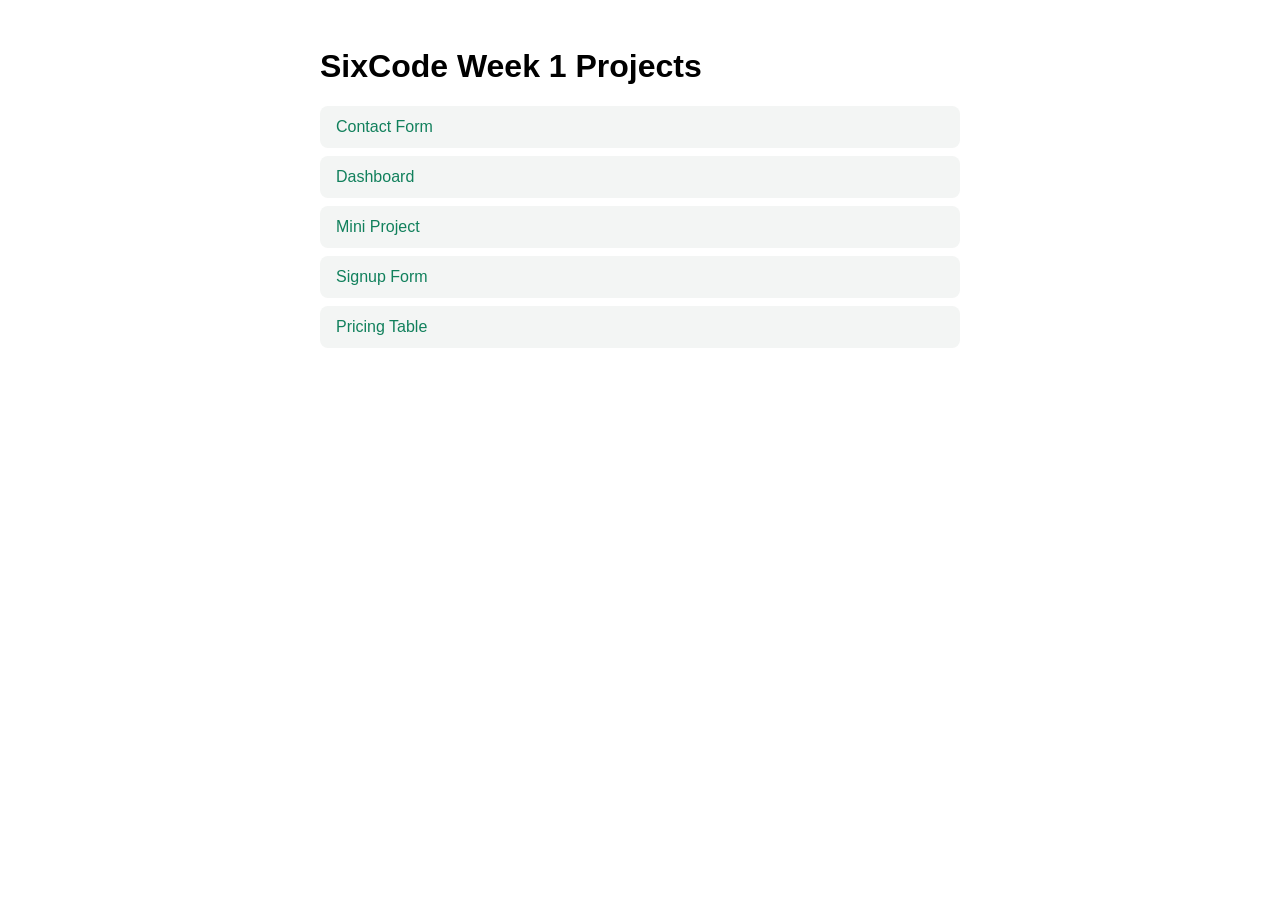
<file: index.html>
<!DOCTYPE html>
<html lang="en">
<head>
  <meta charset="UTF-8">
  <meta name="viewport" content="width=device-width, initial-scale=1.0">
  <title>SixCode Week 1 Projects</title>
  <style>
    body { font-family: Arial, sans-serif; max-width: 40rem; margin: 3rem auto; padding: 0 1rem; }
    a { display: block; padding: 0.75rem 1rem; margin-bottom: 0.5rem; background: #f3f5f4; border-radius: 8px; color: #11805c; text-decoration: none; }
    a:hover { background: #e2ebe7; }
  </style>
</head>
<body>
  <h1>SixCode Week 1 Projects</h1>
  <a href="contact-form/">Contact Form</a>
  <a href="dashboard/">Dashboard</a>
  <a href="min-project/">Mini Project</a>
  <a href="signup-form/">Signup Form</a>
  <a href="table/">Pricing Table</a>
</body>
</html>
</file>
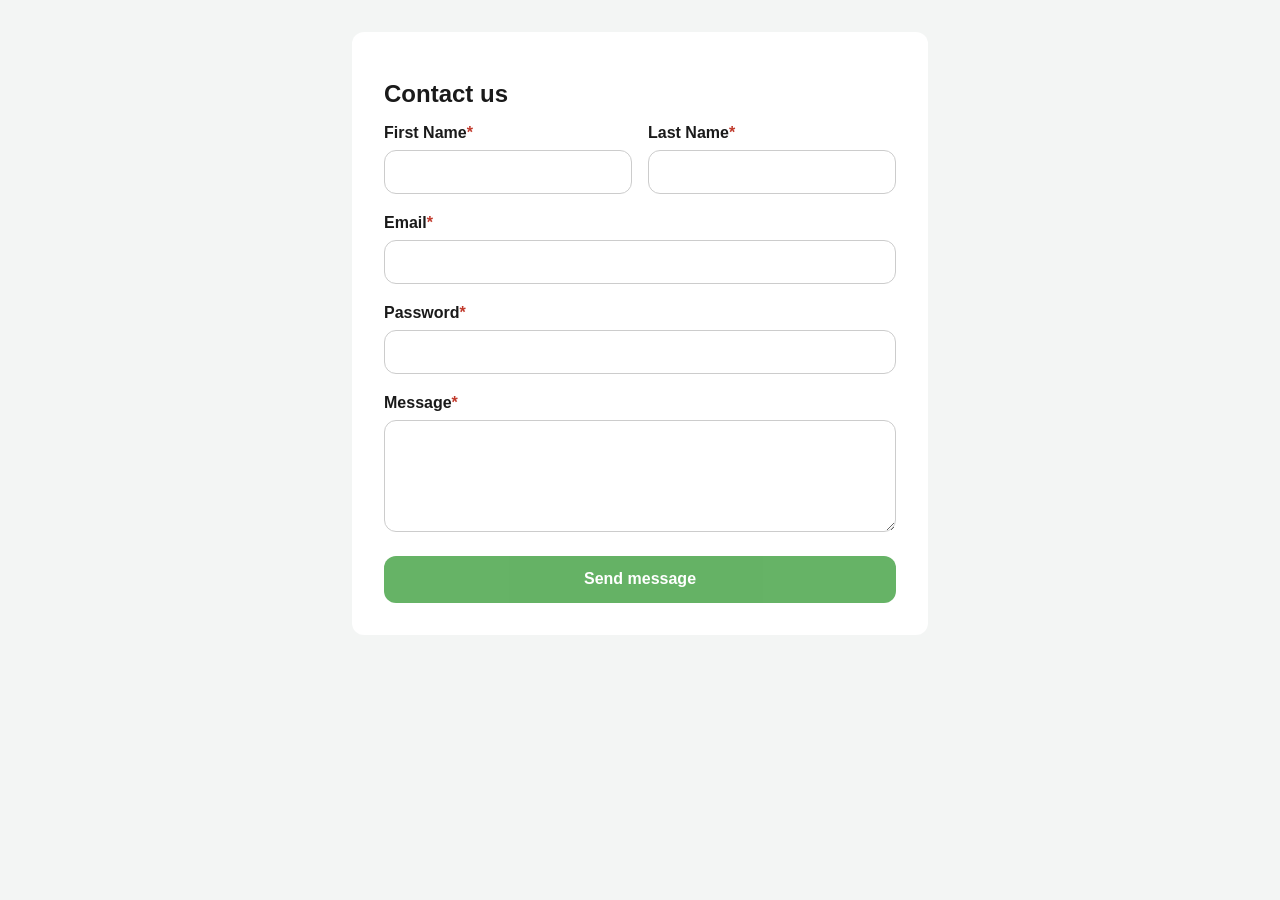
<file: contact-form/index.html>
<!DOCTYPE html>
<html lang="en">
<head>
    <meta charset="UTF-8">
    <meta name="viewport" content="width=device-width, initial-scale=1.0">
    <title>Contact form</title>
    <link rel="stylesheet" href="style.css">
</head>
<body>
    <main class="form-card">
        <h1>Contact us</h1>
        <form action="">
            <div class="row">
                <div class="field">
                    <label for="firstname">First Name<span class="required">*</span></label>
                    <input type="text" name="firstname" id="firstname" required min="3"><span class="error-msg">Please enter at least 3 letters</span>
                </div>
                <div class="field">
                    <label for="lastname">Last Name<span class="required">*</span></label>
                    <input type="text" name="lastname" id="lastname" required min="3"><span class="error-msg">Please enter at least 3 letters</span>

                </div>
            </div>
            <div class="field">
                <label for="email">Email<span class="required">*</span></label>
                <input type="email" name="email" id="email" required>  <span class="error-msg">Please enter a valid email</span>
                
            </div>
            <div class="field">
                <label for="password">Password<span class="required">*</span></label>
                <input type="password" name="password" id="password" required minlength="8">  <span class="error-msg">Please enter a valid password</span>
            </div>
            <div class="field">
                <label for="message">Message<span class="required">*</span></label>
                <textarea name="message" id="message" maxlength="500"></textarea>
            </div>
            <button type="submit">Send message</button>
        </form>
    </main>
    <script src="script.js"></script>
</body>
</html>
</file>
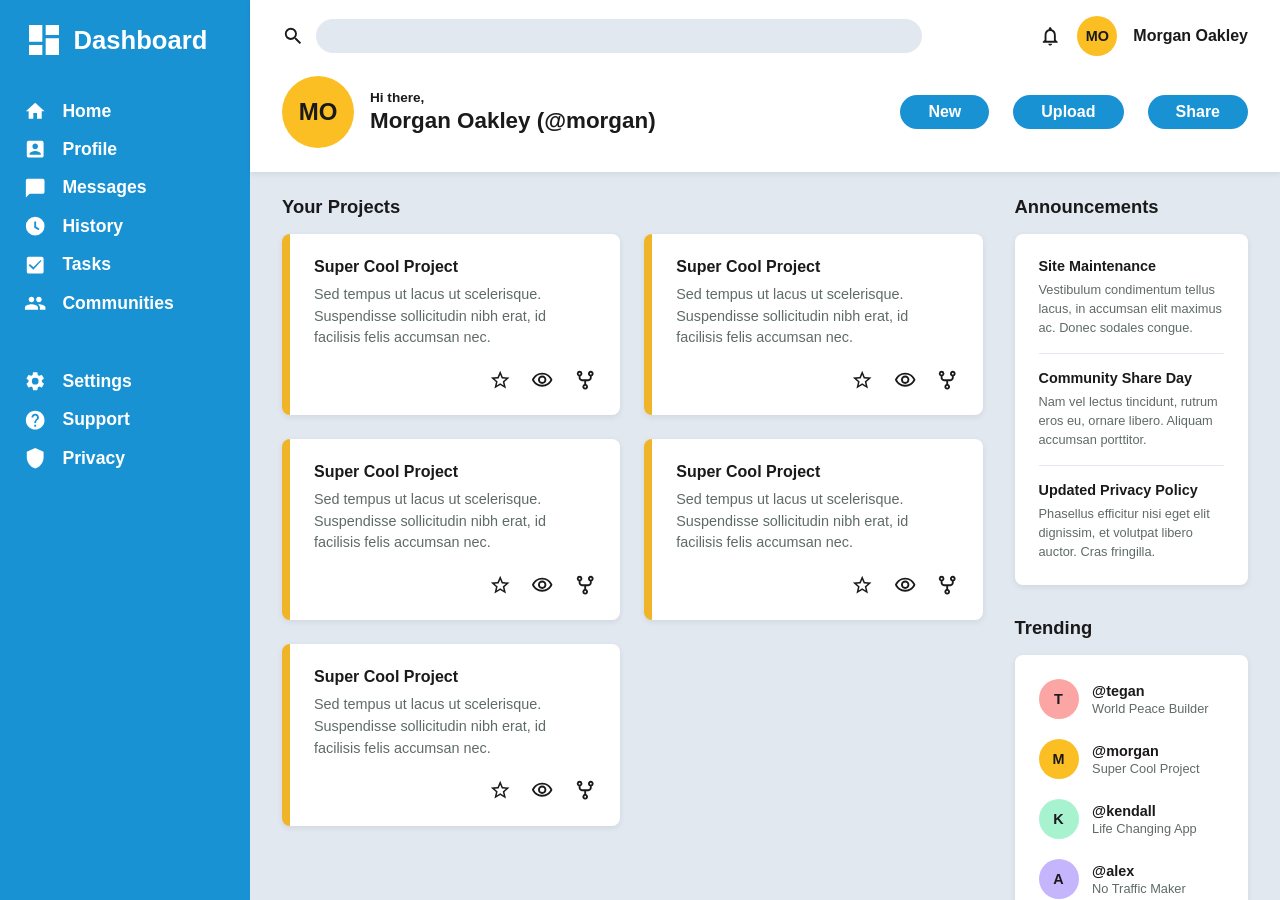
<file: dashboard/index.html>
<!DOCTYPE html>
<html lang="en">
<head>
    <meta charset="UTF-8">
    <meta name="viewport" content="width=device-width, initial-scale=1.0">
    <title>Admin Dashboard</title>
    <link rel="stylesheet" href="style.css">
</head>
<body>
<div class="dashboard">
    <aside class="sidebar">
        <div class="logo">
        <svg viewBox="0 0 24 24" aria-hidden="true">
            <path d="M3 13h8V3H3v10zm0 8h8v-6H3v6zm10 0h8V11h-8v10zm0-18v6h8V3h-8z"/>
        </svg>
        <span>Dashboard</span>
    </div>
     <nav>
        <ul class="nav-list">
            <li><a href="#">
                <svg class="icon" viewBox="0 0 24 24" aria-hidden="true"><path d="M10 20v-6h4v6h5v-8h3L12 3 2 12h3v8z"/></svg>
                Home
            </a></li>
            <li><a href="#">
                <svg class="icon" viewBox="0 0 24 24" aria-hidden="true"><path d="M3 5v14a2 2 0 0 0 2 2h14a2 2 0 0 0 2-2V5a2 2 0 0 0-2-2H5a2 2 0 0 0-2 2zm12 4c0 1.66-1.34 3-3 3s-3-1.34-3-3 1.34-3 3-3 3 1.34 3 3zm-9 8c0-2 4-3.1 6-3.1s6 1.1 6 3.1v1H6v-1z"/></svg>
                Profile
            </a></li>
            <li><a href="#">
                <svg class="icon" viewBox="0 0 24 24" aria-hidden="true"><path d="M20 2H4c-1.1 0-2 .9-2 2v18l4-4h14c1.1 0 2-.9 2-2V4c0-1.1-.9-2-2-2z"/></svg>
                Messages
            </a></li>
            <li><a href="#">
                <svg class="icon" viewBox="0 0 24 24" aria-hidden="true"><path d="M12 2a10 10 0 1 0 0 20 10 10 0 0 0 0-20zm1 10.4V7h-2v6.6l4.6 2.8 1-1.7z"/></svg>
                History
            </a></li>
            <li><a href="#">
                <svg class="icon" viewBox="0 0 24 24" aria-hidden="true"><path d="M19 3H5c-1.1 0-2 .9-2 2v14c0 1.1.9 2 2 2h14c1.1 0 2-.9 2-2V5c0-1.1-.9-2-2-2zm-9 14l-5-5 1.4-1.4 3.6 3.6 7.6-7.6L19 7l-9 10z"/></svg>
                Tasks
            </a></li>
            <li><a href="#">
                <svg class="icon" viewBox="0 0 24 24" aria-hidden="true"><path d="M16 11c1.66 0 2.99-1.34 2.99-3S17.66 5 16 5c-1.66 0-3 1.34-3 3s1.34 3 3 3zm-8 0c1.66 0 2.99-1.34 2.99-3S9.66 5 8 5C6.34 5 5 6.34 5 8s1.34 3 3 3zm0 2c-2.33 0-7 1.17-7 3.5V19h14v-2.5c0-2.33-4.67-3.5-7-3.5zm8 0c-.29 0-.62.02-.97.05 1.16.84 1.97 1.97 1.97 3.45V19h6v-2.5c0-2.33-4.67-3.5-7-3.5z"/></svg>
                Communities
            </a></li>
        </ul>

        <ul class="nav-list">
            <li><a href="#">
                <svg class="icon" viewBox="0 0 24 24" aria-hidden="true"><path d="M19.14 12.94c.04-.3.06-.61.06-.94 0-.32-.02-.64-.07-.94l2.03-1.58a.49.49 0 0 0 .12-.61l-1.92-3.32a.49.49 0 0 0-.59-.22l-2.39.96c-.5-.38-1.03-.7-1.62-.94l-.36-2.54a.48.48 0 0 0-.48-.41h-3.84c-.24 0-.43.17-.47.41l-.36 2.54c-.59.24-1.13.57-1.62.94l-2.39-.96a.49.49 0 0 0-.59.22L2.74 8.87c-.12.21-.08.47.12.61l2.03 1.58c-.05.3-.09.63-.09.94s.02.64.07.94l-2.03 1.58a.49.49 0 0 0-.12.61l1.92 3.32c.12.22.37.29.59.22l2.39-.96c.5.38 1.03.7 1.62.94l.36 2.54c.05.24.24.41.48.41h3.84c.24 0 .44-.17.47-.41l.36-2.54c.59-.24 1.13-.56 1.62-.94l2.39.96c.22.08.47 0 .59-.22l1.92-3.32c.12-.22.07-.47-.12-.61l-2.01-1.58zM12 15.6a3.6 3.6 0 1 1 0-7.2 3.6 3.6 0 0 1 0 7.2z"/></svg>
                Settings
            </a></li>
            <li><a href="#">
                <svg class="icon" viewBox="0 0 24 24" aria-hidden="true"><path d="M12 2C6.48 2 2 6.48 2 12s4.48 10 10 10 10-4.48 10-10S17.52 2 12 2zm1 17h-2v-2h2v2zm2.07-7.75l-.9.92C13.45 12.9 13 13.5 13 15h-2v-.5c0-1.1.45-2.1 1.17-2.83l1.24-1.26c.37-.36.59-.86.59-1.41 0-1.1-.9-2-2-2s-2 .9-2 2H8c0-2.21 1.79-4 4-4s4 1.79 4 4c0 .88-.36 1.68-.93 2.25z"/></svg>
                Support
            </a></li>
            <li><a href="#">
                <svg class="icon" viewBox="0 0 24 24" aria-hidden="true"><path d="M12 1L3 5v6c0 5.55 3.84 10.74 9 12 5.16-1.26 9-6.45 9-12V5l-9-4z"/></svg>
                Privacy
            </a></li>
        </ul>
    </nav>
    </aside>
    <header class="header">
        
         <div class="header-top">
        <div class="search">
            <svg class="icon" viewBox="0 0 24 24" aria-hidden="true"><path d="M15.5 14h-.79l-.28-.27A6.47 6.47 0 0 0 16 9.5 6.5 6.5 0 1 0 9.5 16c1.61 0 3.09-.59 4.23-1.57l.27.28v.79l5 4.99L20.49 19l-4.99-5zm-6 0C7.01 14 5 11.99 5 9.5S7.01 5 9.5 5 14 7.01 14 9.5 11.99 14 9.5 14z"/></svg>
            <input type="search" aria-label="Search">
        </div>

        <div class="user">
            <button class="icon-btn" aria-label="Notifications">
                <svg class="icon" viewBox="0 0 24 24" aria-hidden="true"><path d="M12 22c1.1 0 2-.9 2-2h-4c0 1.1.89 2 2 2zm6-6v-5c0-3.07-1.64-5.64-4.5-6.32V4c0-.83-.67-1.5-1.5-1.5s-1.5.67-1.5 1.5v.68C7.63 5.36 6 7.92 6 11v5l-2 2v1h16v-1l-2-2zm-2 1H8v-6c0-2.48 1.51-4.5 4-4.5s4 2.02 4 4.5v6z"/></svg>
            </button>
            <div class="avatar avatar-small">MO</div>
            <span>Morgan Oakley</span>
        </div>
    </div>

    <div class="header-bottom">
        <div class="greeting">
            <div class="avatar avatar-large">MO</div>
            <div>
                <p class="hello">Hi there,</p>
                <h1 class="name">Morgan Oakley (@morgan)</h1>
            </div>
        </div>

        <div class="actions">
            <button class="btn">New</button>
            <button class="btn">Upload</button>
            <button class="btn">Share</button>
        </div>
    </div>
    </header>
    <main class="content">
        <section class="projects">
        <h2 class="section-title">Your Projects</h2>

        <div class="project-grid">
            <article class="card project">
                <h3>Super Cool Project</h3>
                <p>Sed tempus ut lacus ut scelerisque. Suspendisse sollicitudin nibh erat, id facilisis felis accumsan nec.</p>
                <div class="card-actions">
                    <button class="icon-btn" aria-label="Favourite">
                        <svg class="icon" viewBox="0 0 24 24" aria-hidden="true"><path d="M22 9.24l-7.19-.62L12 2 9.19 8.63 2 9.24l5.46 4.73L5.82 21 12 17.27 18.18 21l-1.63-7.03L22 9.24zM12 15.4l-3.76 2.27 1-4.28-3.32-2.88 4.38-.38L12 6.1l1.71 4.04 4.38.38-3.32 2.88 1 4.28L12 15.4z"/></svg>
                    </button>
                    <button class="icon-btn" aria-label="Watch">
                        <svg class="icon" viewBox="0 0 24 24" aria-hidden="true"><path d="M12 6a9.77 9.77 0 0 1 8.82 5.5C19.17 14.87 15.79 17 12 17s-7.17-2.13-8.82-5.5A9.77 9.77 0 0 1 12 6m0-2C7 4 2.73 7.11 1 11.5 2.73 15.89 7 19 12 19s9.27-3.11 11-7.5C21.27 7.11 17 4 12 4zm0 5a2.5 2.5 0 0 1 0 5 2.5 2.5 0 0 1 0-5m0-2c-2.48 0-4.5 2.02-4.5 4.5S9.52 16 12 16s4.5-2.02 4.5-4.5S14.48 7 12 7z"/></svg>
                    </button>
                    <button class="icon-btn" aria-label="Fork">
                        <svg class="icon" viewBox="0 0 24 24" aria-hidden="true"><path d="M6 2a3 3 0 0 1 1 5.83V9.5c0 .83.67 1.5 1.5 1.5h7c.83 0 1.5-.67 1.5-1.5V7.83A3 3 0 1 1 19 7.83V9.5c0 1.93-1.57 3.5-3.5 3.5H13v3.17A3 3 0 1 1 11 16.17V13H8.5C6.57 13 5 11.43 5 9.5V7.83A3 3 0 0 1 6 2zm0 2a1 1 0 1 0 0 2 1 1 0 0 0 0-2zm12 0a1 1 0 1 0 0 2 1 1 0 0 0 0-2zm-6 14a1 1 0 1 0 0 2 1 1 0 0 0 0-2z"/></svg>
                    </button>
                </div>
            </article>
<article class="card project">
                <h3>Super Cool Project</h3>
                <p>Sed tempus ut lacus ut scelerisque. Suspendisse sollicitudin nibh erat, id facilisis felis accumsan nec.</p>
                <div class="card-actions">
                    <button class="icon-btn" aria-label="Favourite">
                        <svg class="icon" viewBox="0 0 24 24" aria-hidden="true"><path d="M22 9.24l-7.19-.62L12 2 9.19 8.63 2 9.24l5.46 4.73L5.82 21 12 17.27 18.18 21l-1.63-7.03L22 9.24zM12 15.4l-3.76 2.27 1-4.28-3.32-2.88 4.38-.38L12 6.1l1.71 4.04 4.38.38-3.32 2.88 1 4.28L12 15.4z"/></svg>
                    </button>
                    <button class="icon-btn" aria-label="Watch">
                        <svg class="icon" viewBox="0 0 24 24" aria-hidden="true"><path d="M12 6a9.77 9.77 0 0 1 8.82 5.5C19.17 14.87 15.79 17 12 17s-7.17-2.13-8.82-5.5A9.77 9.77 0 0 1 12 6m0-2C7 4 2.73 7.11 1 11.5 2.73 15.89 7 19 12 19s9.27-3.11 11-7.5C21.27 7.11 17 4 12 4zm0 5a2.5 2.5 0 0 1 0 5 2.5 2.5 0 0 1 0-5m0-2c-2.48 0-4.5 2.02-4.5 4.5S9.52 16 12 16s4.5-2.02 4.5-4.5S14.48 7 12 7z"/></svg>
                    </button>
                    <button class="icon-btn" aria-label="Fork">
                        <svg class="icon" viewBox="0 0 24 24" aria-hidden="true"><path d="M6 2a3 3 0 0 1 1 5.83V9.5c0 .83.67 1.5 1.5 1.5h7c.83 0 1.5-.67 1.5-1.5V7.83A3 3 0 1 1 19 7.83V9.5c0 1.93-1.57 3.5-3.5 3.5H13v3.17A3 3 0 1 1 11 16.17V13H8.5C6.57 13 5 11.43 5 9.5V7.83A3 3 0 0 1 6 2zm0 2a1 1 0 1 0 0 2 1 1 0 0 0 0-2zm12 0a1 1 0 1 0 0 2 1 1 0 0 0 0-2zm-6 14a1 1 0 1 0 0 2 1 1 0 0 0 0-2z"/></svg>
                    </button>
                </div>
            </article><article class="card project">
                <h3>Super Cool Project</h3>
                <p>Sed tempus ut lacus ut scelerisque. Suspendisse sollicitudin nibh erat, id facilisis felis accumsan nec.</p>
                <div class="card-actions">
                    <button class="icon-btn" aria-label="Favourite">
                        <svg class="icon" viewBox="0 0 24 24" aria-hidden="true"><path d="M22 9.24l-7.19-.62L12 2 9.19 8.63 2 9.24l5.46 4.73L5.82 21 12 17.27 18.18 21l-1.63-7.03L22 9.24zM12 15.4l-3.76 2.27 1-4.28-3.32-2.88 4.38-.38L12 6.1l1.71 4.04 4.38.38-3.32 2.88 1 4.28L12 15.4z"/></svg>
                    </button>
                    <button class="icon-btn" aria-label="Watch">
                        <svg class="icon" viewBox="0 0 24 24" aria-hidden="true"><path d="M12 6a9.77 9.77 0 0 1 8.82 5.5C19.17 14.87 15.79 17 12 17s-7.17-2.13-8.82-5.5A9.77 9.77 0 0 1 12 6m0-2C7 4 2.73 7.11 1 11.5 2.73 15.89 7 19 12 19s9.27-3.11 11-7.5C21.27 7.11 17 4 12 4zm0 5a2.5 2.5 0 0 1 0 5 2.5 2.5 0 0 1 0-5m0-2c-2.48 0-4.5 2.02-4.5 4.5S9.52 16 12 16s4.5-2.02 4.5-4.5S14.48 7 12 7z"/></svg>
                    </button>
                    <button class="icon-btn" aria-label="Fork">
                        <svg class="icon" viewBox="0 0 24 24" aria-hidden="true"><path d="M6 2a3 3 0 0 1 1 5.83V9.5c0 .83.67 1.5 1.5 1.5h7c.83 0 1.5-.67 1.5-1.5V7.83A3 3 0 1 1 19 7.83V9.5c0 1.93-1.57 3.5-3.5 3.5H13v3.17A3 3 0 1 1 11 16.17V13H8.5C6.57 13 5 11.43 5 9.5V7.83A3 3 0 0 1 6 2zm0 2a1 1 0 1 0 0 2 1 1 0 0 0 0-2zm12 0a1 1 0 1 0 0 2 1 1 0 0 0 0-2zm-6 14a1 1 0 1 0 0 2 1 1 0 0 0 0-2z"/></svg>
                    </button>
                </div>
            </article><article class="card project">
                <h3>Super Cool Project</h3>
                <p>Sed tempus ut lacus ut scelerisque. Suspendisse sollicitudin nibh erat, id facilisis felis accumsan nec.</p>
                <div class="card-actions">
                    <button class="icon-btn" aria-label="Favourite">
                        <svg class="icon" viewBox="0 0 24 24" aria-hidden="true"><path d="M22 9.24l-7.19-.62L12 2 9.19 8.63 2 9.24l5.46 4.73L5.82 21 12 17.27 18.18 21l-1.63-7.03L22 9.24zM12 15.4l-3.76 2.27 1-4.28-3.32-2.88 4.38-.38L12 6.1l1.71 4.04 4.38.38-3.32 2.88 1 4.28L12 15.4z"/></svg>
                    </button>
                    <button class="icon-btn" aria-label="Watch">
                        <svg class="icon" viewBox="0 0 24 24" aria-hidden="true"><path d="M12 6a9.77 9.77 0 0 1 8.82 5.5C19.17 14.87 15.79 17 12 17s-7.17-2.13-8.82-5.5A9.77 9.77 0 0 1 12 6m0-2C7 4 2.73 7.11 1 11.5 2.73 15.89 7 19 12 19s9.27-3.11 11-7.5C21.27 7.11 17 4 12 4zm0 5a2.5 2.5 0 0 1 0 5 2.5 2.5 0 0 1 0-5m0-2c-2.48 0-4.5 2.02-4.5 4.5S9.52 16 12 16s4.5-2.02 4.5-4.5S14.48 7 12 7z"/></svg>
                    </button>
                    <button class="icon-btn" aria-label="Fork">
                        <svg class="icon" viewBox="0 0 24 24" aria-hidden="true"><path d="M6 2a3 3 0 0 1 1 5.83V9.5c0 .83.67 1.5 1.5 1.5h7c.83 0 1.5-.67 1.5-1.5V7.83A3 3 0 1 1 19 7.83V9.5c0 1.93-1.57 3.5-3.5 3.5H13v3.17A3 3 0 1 1 11 16.17V13H8.5C6.57 13 5 11.43 5 9.5V7.83A3 3 0 0 1 6 2zm0 2a1 1 0 1 0 0 2 1 1 0 0 0 0-2zm12 0a1 1 0 1 0 0 2 1 1 0 0 0 0-2zm-6 14a1 1 0 1 0 0 2 1 1 0 0 0 0-2z"/></svg>
                    </button>
                </div>
            </article><article class="card project">
                <h3>Super Cool Project</h3>
                <p>Sed tempus ut lacus ut scelerisque. Suspendisse sollicitudin nibh erat, id facilisis felis accumsan nec.</p>
                <div class="card-actions">
                    <button class="icon-btn" aria-label="Favourite">
                        <svg class="icon" viewBox="0 0 24 24" aria-hidden="true"><path d="M22 9.24l-7.19-.62L12 2 9.19 8.63 2 9.24l5.46 4.73L5.82 21 12 17.27 18.18 21l-1.63-7.03L22 9.24zM12 15.4l-3.76 2.27 1-4.28-3.32-2.88 4.38-.38L12 6.1l1.71 4.04 4.38.38-3.32 2.88 1 4.28L12 15.4z"/></svg>
                    </button>
                    <button class="icon-btn" aria-label="Watch">
                        <svg class="icon" viewBox="0 0 24 24" aria-hidden="true"><path d="M12 6a9.77 9.77 0 0 1 8.82 5.5C19.17 14.87 15.79 17 12 17s-7.17-2.13-8.82-5.5A9.77 9.77 0 0 1 12 6m0-2C7 4 2.73 7.11 1 11.5 2.73 15.89 7 19 12 19s9.27-3.11 11-7.5C21.27 7.11 17 4 12 4zm0 5a2.5 2.5 0 0 1 0 5 2.5 2.5 0 0 1 0-5m0-2c-2.48 0-4.5 2.02-4.5 4.5S9.52 16 12 16s4.5-2.02 4.5-4.5S14.48 7 12 7z"/></svg>
                    </button>
                    <button class="icon-btn" aria-label="Fork">
                        <svg class="icon" viewBox="0 0 24 24" aria-hidden="true"><path d="M6 2a3 3 0 0 1 1 5.83V9.5c0 .83.67 1.5 1.5 1.5h7c.83 0 1.5-.67 1.5-1.5V7.83A3 3 0 1 1 19 7.83V9.5c0 1.93-1.57 3.5-3.5 3.5H13v3.17A3 3 0 1 1 11 16.17V13H8.5C6.57 13 5 11.43 5 9.5V7.83A3 3 0 0 1 6 2zm0 2a1 1 0 1 0 0 2 1 1 0 0 0 0-2zm12 0a1 1 0 1 0 0 2 1 1 0 0 0 0-2zm-6 14a1 1 0 1 0 0 2 1 1 0 0 0 0-2z"/></svg>
                    </button>
                </div>
            </article>
            
        </div>
    </section>

  <aside class="side-panel">
    <section>
        <h2 class="section-title">Announcements</h2>
        <div class="card">
            <article class="announcement">
                <h3>Site Maintenance</h3>
                <p>Vestibulum condimentum tellus lacus, in accumsan elit maximus ac. Donec sodales congue.</p>
            </article>
            <article class="announcement">
                <h3>Community Share Day</h3>
                <p>Nam vel lectus tincidunt, rutrum eros eu, ornare libero. Aliquam accumsan porttitor.</p>
            </article>
            <article class="announcement">
                <h3>Updated Privacy Policy</h3>
                <p>Phasellus efficitur nisi eget elit dignissim, et volutpat libero auctor. Cras fringilla.</p>
            </article>
        </div>
    </section>

    <section>
        <h2 class="section-title">Trending</h2>
        <div class="card">
            <ul class="trending-list">
                <li class="trend">
                    <div class="avatar avatar-small">T</div>
                    <div>
                        <p class="trend-user">@tegan</p>
                        <p class="trend-project">World Peace Builder</p>
                    </div>
                </li>
                <li class="trend">
                    <div class="avatar avatar-small">M</div>
                    <div>
                        <p class="trend-user">@morgan</p>
                        <p class="trend-project">Super Cool Project</p>
                    </div>
                </li>
                <li class="trend">
                    <div class="avatar avatar-small">K</div>
                    <div>
                        <p class="trend-user">@kendall</p>
                        <p class="trend-project">Life Changing App</p>
                    </div>
                </li>
                <li class="trend">
                    <div class="avatar avatar-small">A</div>
                    <div>
                        <p class="trend-user">@alex</p>
                        <p class="trend-project">No Traffic Maker</p>
                    </div>
                </li>
            </ul>
        </div>
    </section>
</aside>
    </main>
</div>
</body>
</html>
</file>
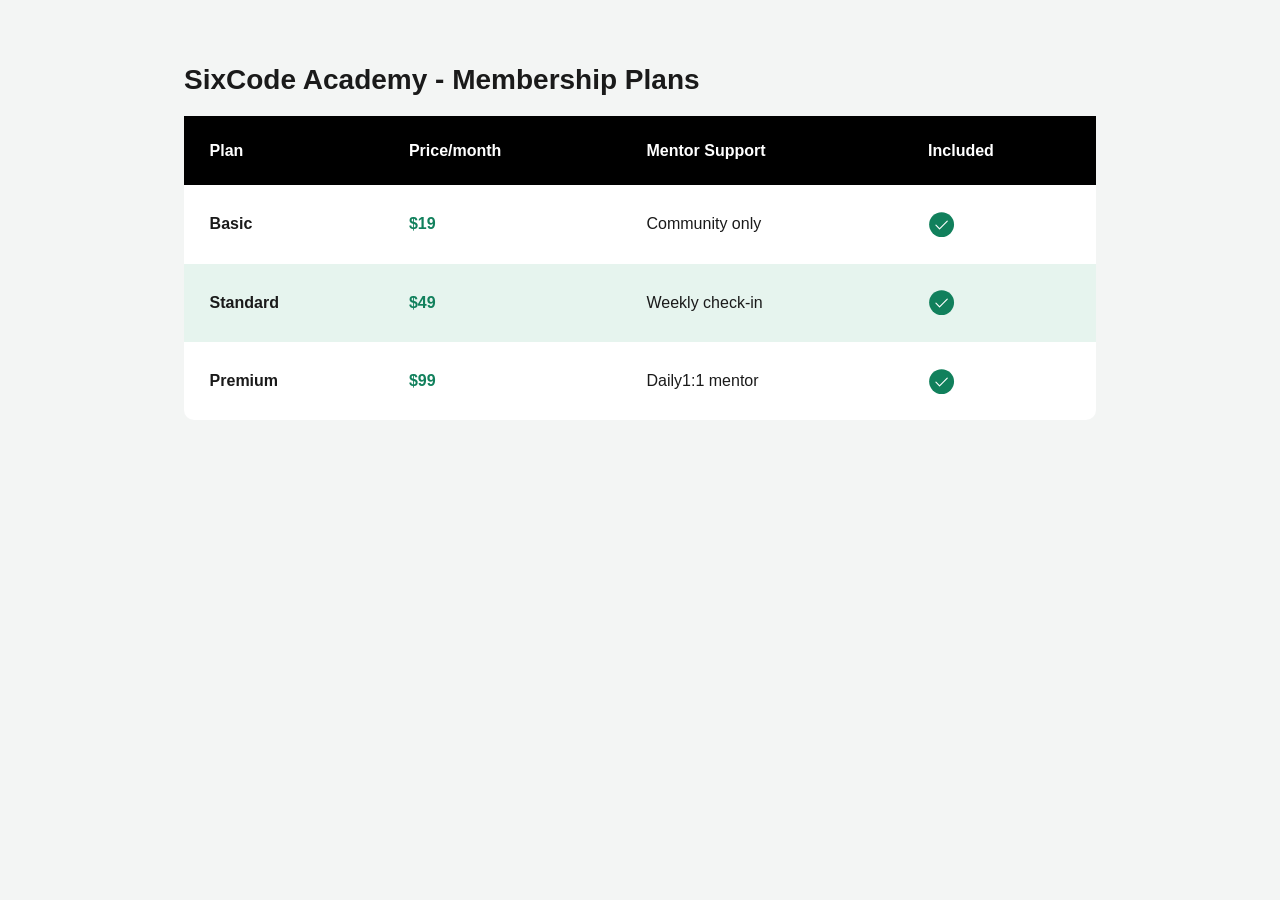
<file: min-project/index.html>
<!DOCTYPE html>
<html lang="en">
<head>
    <meta charset="UTF-8">
    <meta name="viewport" content="width=device-width, initial-scale=1.0">
    <title>Sixcode-Intermediate-Mentorship</title>
    <link rel="stylesheet" href="index.css">
</head>
<body>
    <section class="pricing">
            <h1>SixCode Academy - Membership Plans</h1>
            <table>
                <thead>
                    <tr>
                        <th scope="col">Plan</th>
                        <th scope="col">Price/month</th>
                        <th scope="col">Mentor Support</th>
                        <th scope="col">Included</th>
                    </tr>
                </thead>
                <tbody>
                    <tr>
                        <td>Basic</td>
                        <td>$19</td>
                        <td>Community only</td>
                    <td>
                        <svg class="check" viewBox="0 0 24 24" role="img" aria-label="include">
                           <circle cx="12" cy="12" r="11"/>
                            <path d="M7 12.5l3.2 3.2L17 9"/>
                        </svg>
                    </td>
                    </tr>
                      <tr>
                        <td>Standard</td>
                        <td>$49</td>
                        <td>Weekly check-in</td>
                         <td>
                        <svg class="check" viewBox="0 0 24 24" role="img" aria-label="include">
                           <circle cx="12" cy="12" r="11"/>
                            <path d="M7 12.5l3.2 3.2L17 9"/>
                        </svg>
                    </td>
                    </tr>
                      <tr>
                        <td>Premium</td>
                        <td>$99</td>
                        <td>Daily1:1 mentor</td>
                        <td>
                        <svg class="check" viewBox="0 0 24 24" role="img" aria-label="include">
                           <circle cx="12" cy="12" r="11"/>
                            <path d="M7 12.5l3.2 3.2L17 9"/>
                        </svg>
                    </td>
                    </tr>
                </tbody>
            </table>
        </section>
</body>
</html>
</file>
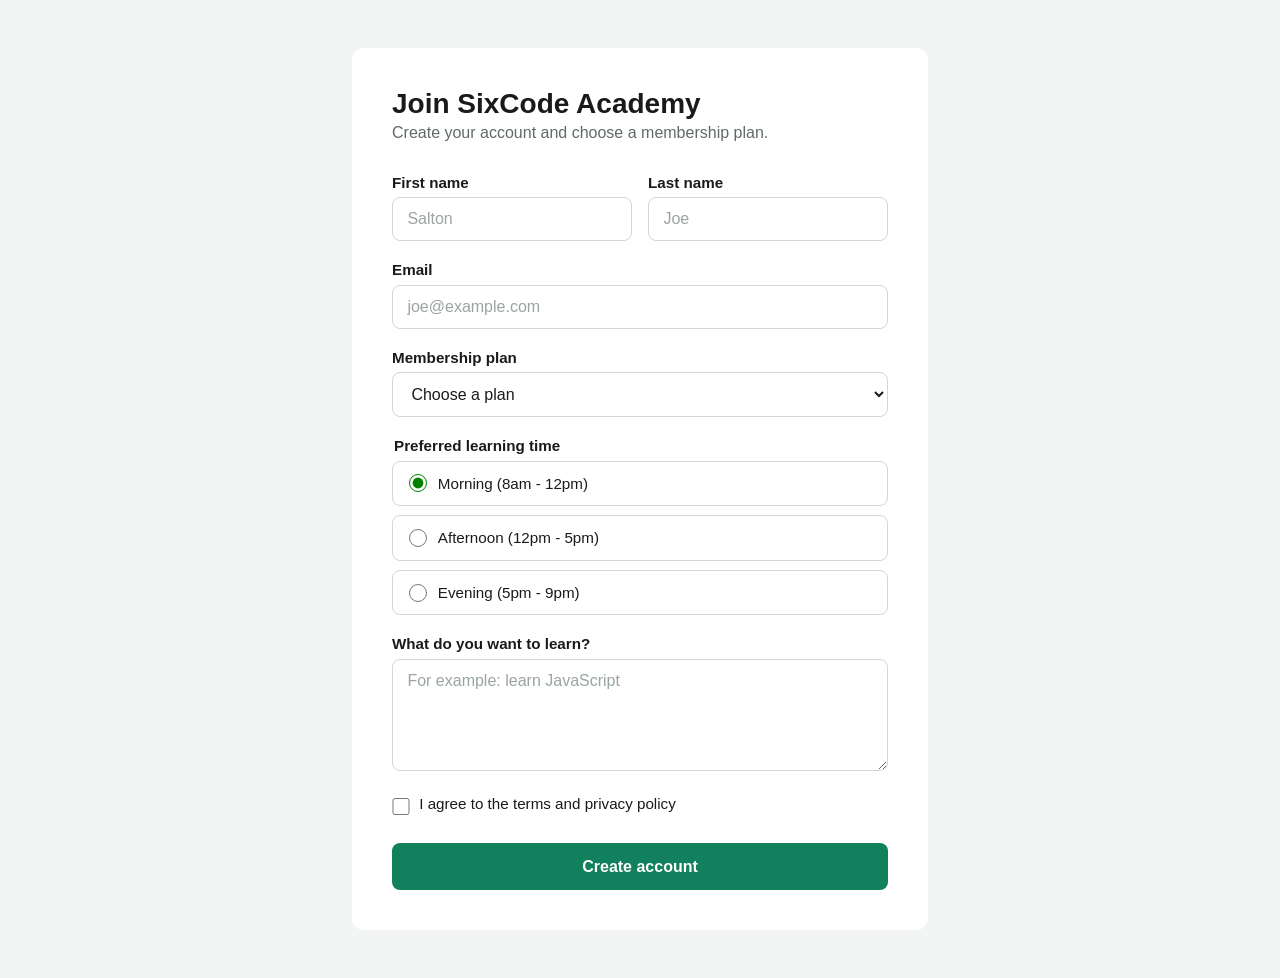
<file: signup-form/index.html>
<!DOCTYPE html>
<html lang="en">
<head>
    <meta charset="UTF-8">
    <meta name="viewport" content="width=device-width, initial-scale=1.0">
    <title>SixCode Sign-up Form</title>
    <link rel="stylesheet" href="style.css">
</head>
<body>
    <main class="form-card">
        <h1>Join SixCode Academy</h1>
        <p class="intro">Create your account and choose a membership plan.</p>

        <form>
            <div class="row">
                <div class="field">
                    <label for="firstname">First name</label>
                    <input type="text" id="firstname" name="firstname" placeholder="Salton" required>
                </div>
                <div class="field">
                    <label for="lastname">Last name</label>
                    <input type="text" id="lastname" name="lastname" placeholder="Joe" required>
                </div>
            </div>

            <div class="field">
                <label for="email">Email</label>
                <input type="email" id="email" name="email" placeholder="joe@example.com" required>
            </div>

            <div class="field">
                <label for="plan">Membership plan</label>
                <select name="plan" id="plan" required>
                    <option value="" disabled selected>Choose a plan</option>
                    <option value="basic">Basic - $19 / month</option>
                    <option value="standard">Standard - $49 / month</option>
                    <option value="premium">Premium - $99 / month</option>
                </select>
            </div>

            <fieldset>
                <legend>Preferred learning time</legend>
                <div class="options">
                    <label class="option">
                        <input type="radio" value="morning" name="time" checked>
                        Morning (8am - 12pm)
                    </label>
                    <label class="option">
                        <input type="radio" value="afternoon" name="time">
                        Afternoon (12pm - 5pm)
                    </label>
                    <label class="option">
                        <input type="radio" value="evening" name="time">
                        Evening (5pm - 9pm)
                    </label>
                </div>
            </fieldset>

            <div class="field">
                <label for="goals">What do you want to learn?</label>
                <textarea name="goals" id="goals" placeholder="For example: learn JavaScript"></textarea>
            </div>

            <div class="field">
                <label class="checkbox">
                    <input type="checkbox" name="terms" required>
                    I agree to the terms and privacy policy
                </label>
            </div>

            <button type="submit">Create account</button>
        </form>
    </main>
</body>
</html>
</file>
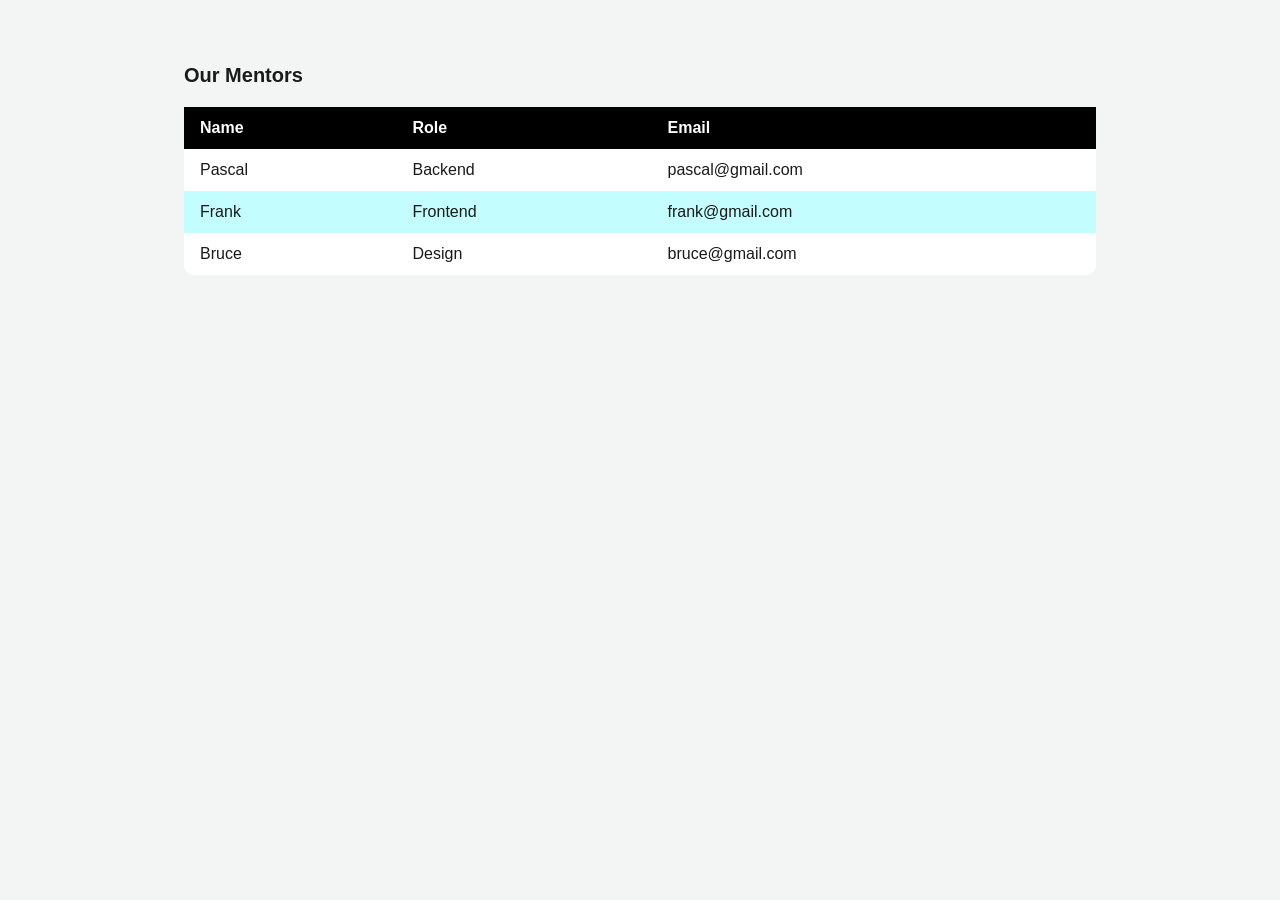
<file: table/index.html>
<!DOCTYPE html>
<html lang="en">
<head>
    <meta charset="UTF-8">
    <meta name="viewport" content="width=device-width, initial-scale=1.0">
    <title>Mentors</title>
    <link rel="stylesheet" href="style.css">
</head>
<body>
    <main class="table-wrapper">
        <table>
            <caption>
                Our Mentors
            </caption>
<thead>
    <tr>
        <th scope="col">Name</th>
        <th scope="col">Role</th>
        <th scope="col">Email</th>
    </tr>
</thead>
<tbody>
    <tr>
        <td>Pascal</td>
        <td>Backend</td>
        <td>pascal@gmail.com</td>
    </tr>
    <tr>
        <td>Frank</td>
        <td>Frontend</td>
        <td>frank@gmail.com</td>
    </tr>
    <tr>
        <td>Bruce</td>
        <td>Design</td>
        <td>bruce@gmail.com</td>
    </tr>
</tbody>
        </table>
    </main>
</body>
</html>
</file>
<file: contact-form/style.css>
*{
    box-sizing: border-box;
}
body{
    margin: 0;
    background: #f3f5f4;
    color: #1a1a1a;
    font-family: Arial, Helvetica, sans-serif;
    font-weight: 700;
}
.form-card{
    background: #ffffff;
    padding: 2rem;
    border-radius: 12px;
}
.form-card h1{
    font-size: 1.5rem;
    margin-bottom: 1rem;
   

}
.field{
    margin-bottom: 1.25rem;
}
input,textarea{
    width: 100%;
    padding: 0.75rem;
    font: inherit;
    border-radius: 12px;
    border: 1.5px solid #ccc;


}
label{
    display: block;
    font-weight: bold;
    margin-bottom: 0.5rem;
}
input:focus,textarea:focus{
    outline: none;
    border-color: blue;
}
button{
    width: 100%;
    color: white;
    background: green;
    padding: 0.9rem;
    font-weight: bold;
    border: none;
    border-radius: 12px;
    cursor: pointer;
    font: inherit;
}
textarea{
    min-height: 7rem;
    resize: vertical;
}
.row{
    display: grid;
    grid-template-columns: 1fr;
    gap: 0 1rem;
}
@media (min-width: 520px) {
  .row {
    grid-template-columns: 1fr 1fr;
  }
}
.form-card{
 width: clamp(18rem,92vw,36rem);
    margin: 2rem auto;
}
.required{
    color: #c0392b;
}
input:user-invalid,textarea:user-invalid{
    border-color: #c0392b;
}
input:user-valid,textarea:user-valid{
    border-color:  #11805c;
}
input:user-invalid:focus,textarea:user-invalid:focus{
    box-shadow: 0 0 0 3px #f8dcd8;
}
.error-msg{
    display: none;
    color: #c0392b;
    font-size: 0.85rem;
    margin-top: 0.35rem;
}
input:user-invalid ~ .error-msg,textarea:user-invalid ~.error-msg{
    display: block;
}
.field:has(input:user-invalid) label {
  color: #c0392b;
}

form:invalid button {
  opacity: 0.6;
}
</file>
<file: dashboard/style.css>
* {
    box-sizing: border-box;
}

body {
    font-family: Arial, Helvetica, sans-serif;
    color: #1a1a1a;
    margin: 0;
}

/* ---------- Layout ---------- */
.dashboard {
    display: grid;
    grid-template-columns: minmax(0, 1fr);          /* CHANGED */
    grid-template-rows: auto auto 1fr;
    grid-template-areas:
        "sidebar"
        "header"
        "content";
    min-height: 100vh;
}

/* ---------- Sidebar ---------- */
.sidebar {
    grid-area: sidebar;
    background: #1992d4;
    color: #fff;
    padding: 1rem 1.25rem;
}

.logo {
    display: flex;
    align-items: center;
    gap: 0.6rem;
    font-size: 1.6rem;
    font-weight: bold;
    margin-bottom: 1rem;
}

.logo svg {
    width: 2.5rem;
    height: 2.5rem;
    fill: currentColor;
}

.nav-list {
    list-style: none;
    margin: 0 0 0.5rem;
    padding: 0;
    display: flex;
    flex-wrap: wrap;
    gap: 0.25rem 1.25rem;
}

.nav-list a {
    display: flex;
    align-items: center;
    gap: 1rem;
    padding: 0.5rem 0;
    color: #fff;
    text-decoration: none;
    font-weight: bold;
    font-size: 1.1rem;
}

.icon {
    width: 1.4rem;
    height: 1.4rem;
    fill: currentColor;
    fill-rule: evenodd;                             /* NEW */
    flex-shrink: 0;
}

/* ---------- Header ---------- */
.header {
    grid-area: header;
    background: #fff;
    box-shadow: 0 2px 6px rgba(0, 0, 0, 0.08);
    padding: 1rem 1.25rem 1.25rem;
    position: relative;
    z-index: 1;
}

.header-top {
    display: flex;
    align-items: center;
    justify-content: space-between;
    gap: 1rem;
    margin-bottom: 1.25rem;
}

.search {
    display: flex;
    align-items: center;
    gap: 0.75rem;
    flex: 1;
    min-width: 0;                                   /* NEW */
    max-width: 40rem;
}

.search input {
    flex: 1;
    min-width: 0;                                   /* NEW */
    padding: 0.5rem 1rem;
    font: inherit;
    border: none;
    border-radius: 999px;
    background: #e2e8f0;
}

.search input:focus {
    outline: 2px solid #1992d4;
}

.user {
    display: flex;
    align-items: center;
    gap: 1rem;
    font-weight: bold;
}

.user-name {                                        /* NEW */
    display: none;
}

.icon-btn {
    display: flex;
    padding: 0;
    color: inherit;
    background: none;
    border: none;
    cursor: pointer;
}

.avatar {
    display: flex;
    align-items: center;
    justify-content: center;
    border-radius: 50%;
    background: #fbbf24;
    color: #1a1a1a;
    font-weight: bold;
    flex-shrink: 0;
}

.avatar-small {
    width: 2.5rem;
    height: 2.5rem;
    font-size: 0.9rem;
}

.avatar-large {
    width: 4.5rem;
    height: 4.5rem;
    font-size: 1.5rem;
}

.header-bottom {
    display: flex;
    align-items: center;
    justify-content: space-between;
    flex-wrap: wrap;
    gap: 1.5rem;
}

.greeting {
    display: flex;
    align-items: center;
    gap: 1rem;
}

.hello {
    margin: 0;
    font-size: 0.85rem;
    font-weight: bold;
}

.name {
    margin: 0.2rem 0 0;
    font-size: clamp(1.1rem, 4vw, 1.4rem);
    font-weight: bold;
}

.actions {
    display: flex;
    gap: 0.75rem;
    width: 100%;                                    /* NEW */
}

.btn {
    flex: 1;                                        /* NEW */
    padding: 0.5rem 1rem;                           /* CHANGED */
    font: inherit;
    font-weight: bold;
    color: #fff;
    background: #1992d4;
    border: none;
    border-radius: 999px;
    cursor: pointer;
}

/* ---------- Content ---------- */
.content {
    grid-area: content;
    background: #e2e8f0;
    padding: 1rem;
    display: grid;
    grid-template-columns: minmax(0, 1fr);          /* CHANGED */
    gap: 2rem;
    align-items: start;
}

.section-title {
    font-size: 1.15rem;
    margin: 0 0 1rem;
}

.project-grid {
    display: grid;
    grid-template-columns: repeat(auto-fit, minmax(min(18rem, 100%), 1fr));
    gap: 1.5rem;
}

.card {
    background: #fff;
    border-radius: 8px;
    box-shadow: 0 2px 6px rgba(0, 0, 0, 0.08);
    padding: 1.5rem;
}

.project {
    border-left: 8px solid #f0b429;
    display: flex;
    flex-direction: column;
}

.project h3 {
    margin: 0 0 0.5rem;
    font-size: 1rem;
}

.project p {
    margin: 0;
    font-size: 0.9rem;
    line-height: 1.5;
    color: #5f6b66;
}

.card-actions {
    display: flex;
    justify-content: flex-end;
    gap: 1.25rem;
    margin-top: auto;
    padding-top: 1.25rem;
}
/* ---------- Side panel ---------- */
.side-panel {
    display: flex;
    flex-direction: column;
    gap: 2rem;
}

.announcement h3 {
    margin: 0 0 0.35rem;
    font-size: 0.9rem;
}

.announcement p {
    margin: 0;
    font-size: 0.8rem;
    line-height: 1.5;
    color: #5f6b66;
}

.announcement + .announcement {
    border-top: 1px solid #e2e8f0;
    margin-top: 1rem;
    padding-top: 1rem;
}

.trending-list {
    list-style: none;
    margin: 0;
    padding: 0;
    display: flex;
    flex-direction: column;
    gap: 1.25rem;
}

.trend {
    display: flex;
    align-items: center;
    gap: 0.85rem;
}

.trend-user {
    margin: 0;
    font-size: 0.9rem;
    font-weight: bold;
}

.trend-project {
    margin: 0.15rem 0 0;
    font-size: 0.8rem;
    color: #5f6b66;
}

.trend:nth-child(1) .avatar { background: #fca5a5; }
.trend:nth-child(2) .avatar { background: #fbbf24; }
.trend:nth-child(3) .avatar { background: #a7f3d0; }
.trend:nth-child(4) .avatar { background: #c4b5fd; }

/* ---------- Tablet: 768px and up ---------- */
@media (min-width: 768px) {
    .dashboard {
        grid-template-columns: 220px minmax(0, 1fr);   /* CHANGED */
        grid-template-rows: auto 1fr;
        grid-template-areas:
            "sidebar header"
            "sidebar content";
        height: 100vh;                                 /* NEW */
        height: 100dvh;                                /* NEW */
    }

    .sidebar {
        padding: 1.25rem 1.5rem;
        overflow-y: auto;                              /* NEW */
    }

    .logo {
        margin-bottom: 2rem;
    }

    .nav-list {
        display: block;
        margin-bottom: 2.5rem;
    }

    .header {
        padding: 1rem 2rem 1.5rem;
    }

    .actions {
        gap: 1.5rem;
        width: auto;                                   /* NEW */
    }

    .btn {                                             /* NEW */
        flex: none;
        padding: 0.5rem 1.75rem;
    }

    .user-name {
        display: inline;
    }

    .content {
        padding: 1.5rem 2rem;
        overflow-y: auto;                              /* NEW */
        min-height: 0;                                 /* NEW */
    }
}

/* ---------- Laptop: 1024px and up ---------- */
@media (min-width: 1024px) {
    .dashboard {
        grid-template-columns: 250px minmax(0, 1fr);   /* CHANGED */
    }

    .content {
        grid-template-columns: minmax(0, 3fr) minmax(0, 1fr);   /* CHANGED */
    }
}
</file>
<file: min-project/index.css>
*{
    box-sizing: border-box;
    margin: 0;
}

:root{
    --page-bg:#f3f5f4;
    --card-bg:#ffffff;
    --header-bg:#000000;
    --header-text:#ffffff;
    --text:#1a1a1a;
    --green: #11805c;
    --green-dark: #0a5c42;
    --mint: #e6f4ee;
    --hover: #cfeadf;
}
body{
    margin: 0;
    min-height: 100vh;
    background-color: var(--page-bg);
    color: var(--text);
    padding: 4rem 1rem;
    font-family: Arial,sans-serif;
}
.pricing{
    width: clamp(18rem, 90vw,57rem);
    margin: 0 auto;
}
table{
    width: 100%;
    border-collapse: separate;
    border-spacing: 0;
    background: var(--card-bg);
    font-family: clamp(0.9rem,1.8vw,1.15rem);
    border-radius: 10px;
}
th,td{
    padding: clamp(0.9rem,2.5vw,1.6rem) clamp(0.75rem,2.2vw,1.6rem);
    text-align: left;
}
thead th{
    position: sticky;
    top: 0;
    z-index: 2;
    background: var(--header-bg);
    color: var(--header-text);
    font-weight: 700;
}
tbody tr:nth-child(even){
    background: var(--mint);
}

tbody tr:hover{
    background: var(--hover);
}
tbody td:first-child{
    position: relative;
    font-weight: 700;
}
tbody td:first-child::before {
  content: "";
  position: absolute;
  left: 0;
  top: 20%;
  height: 60%;
  width: 4px;
  border-radius: 0 4px 4px 0;
  background: var(--green);
  opacity: 0;
  transition: opacity 0.2s ease;
}
tbody td:nth-child(2) {
  color: var(--green);
  font-weight: 700;
}
.check{
    width: 1.7em;
    height: 1.7em;
    display: block;
    transition: transform 0.2s ease;
}
.check circle {
  fill: var(--green);
  transition: fill 0.2s ease;
}
.check path {
  fill: none;
  stroke: #ffffff;
  stroke-width: 1;
  stroke-linecap: round;
  stroke-linejoin: round;
}
h1 {
  font-size: clamp(1.25rem, 3vw, 1.75rem);
  margin: 0 0 1.25rem;
}
</file>
<file: signup-form/style.css>
*{
    box-sizing: border-box;
}
:root{
    --bage-bg:#f3f5f4;
    --card-bg:#ffffff;
    --text:#1a1a1a;
    --border:#cfd8d4;
    --radius:8px;
    --green-light:#e6f4ee;
    --blue:rgb(9, 9, 235);
    --muted: #5f6b66;
    --green: #11805c;

}

body{
    min-height: 100vh;
    background: var(--bage-bg);
    color:var(--text);
    font-family: "Helvetica Neue",Arial,sans-serif;
    padding: 3rem 1rem;
    margin: 0;
}
.form-card{
  width: clamp(18rem,92vw,36rem);
  margin: 0 auto;  
  background: var(--card-bg);
  border-radius: 12px;
  padding: clamp(1.5rem,5vw,2.5rem);
}
.form-card h1{
    margin: 0 0 0.25rem;
    font-size: clamp(1.4rem,4vw,1.75rem);
}
.form-card .intro{
    margin: 0 0 2rem;
    color: var(--muted);
}
.field{
    margin-bottom: 1.25rem;
}

label ,legend{
    display: block;
    font-weight: 700;
    font-size: 0.95rem;
    margin-bottom: 0.4rem;
}
input[type="text"],input[type="email"],select,textarea{
    width: 100%;
    padding: 0.75rem 0.9rem;
    color:var(--text);
    background: #fff;
    border: 1.5px solid var(--border);
    border-radius: var(--radius);
    font: inherit;
}
input::placeholder,
textarea::placeholder {
  color: #9aa5a0;
}
input:focus,
select:focus,
textarea:focus {
  outline: none;
  border-color: var(--blue);
  box-shadow: 0 0 0 3px var(--green-light);
}
textarea{
    min-height: 7rem;
    resize: vertical;
}
fieldset {
  border: none;
  padding: 0;
  margin: 0 0 1.25rem;
}
.options {
  display: grid;
  gap: 0.6rem;
}
input[type="radio"],input[type="checkbox"]{
    width: 1.1rem;
    height: 1.1rem;
    margin: 0;
    cursor: pointer;
    accent-color: green;
}
.checkbox{
    display: flex;
    align-items: flex-start;
    gap: 0.6rem;
    font-weight: 400;
    cursor: pointer;
}
.checkbox input{
    margin-top: 0.2rem;
}
button {
  width: 100%;
  margin-top: 0.5rem;
  padding: 0.9rem 1rem;
  font: inherit;
  font-weight: 700;
  color: #fff;
  background: var(--green);
  border: none;
  border-radius: var(--radius);
  cursor: pointer;
  transition: background-color 0.2s ease, transform 0.1s ease;
}
.option {
  display: flex;
  align-items: center;
  gap: 0.7rem;
  padding: 0.8rem 1rem;
  border: 1.5px solid var(--border);
  border-radius: var(--radius);
  font-weight: 400;
  margin: 0;
  cursor: pointer;
  transition: border-color 0.2s ease, background-color 0.2s ease;
}
.row {
    display: grid;
    grid-template-columns: 1fr;
    gap: 0 1rem;
}

@media (min-width: 520px) {
    .row {
        grid-template-columns: 1fr 1fr;
    }
}
</file>
<file: table/style.css>
*{
    box-sizing: border-box;
}
body{
    margin: 0;
    font-family: Arial, Helvetica, sans-serif;
    background: #f3f5f4;
    color: #1a1a1a;
}
 table{
    width: 100%;
    border-collapse: separate;
    border-spacing: 0;
    border-radius: 10px;
    background-color: #ffffff;
 }
 caption{
    text-align: left;
  margin: 0 0 1.25rem;
    font-size: 1.25rem;
    font-weight: 700;
    padding-top: 4rem;

 }
 th, td{
    text-align: left;
    padding: 0.75rem 1rem;

 }
 thead th{
    background: #000;
    color: #fff;
    position: sticky;
    top: 0;

 }
 tbody td{
    border-bottom: 1px sold #ddd;
 }
tbody tr:nth-child(even){
   background: rgba(150, 252, 252, 0.562);
}
.table-wrapper{
   width: clamp(18rem, 90vw, 57rem);
   margin: 0 auto;
}
table{
   font-size: clamp(0.85rem, 2vw,1rem);
}
th, td{
padding: clamp(0.5rem,1.5vw,0.75rem) clamp(0.5rem ,2vw,1rem);
}
tbody tr:hover{
   background: #cfeadf;
}
</file>
